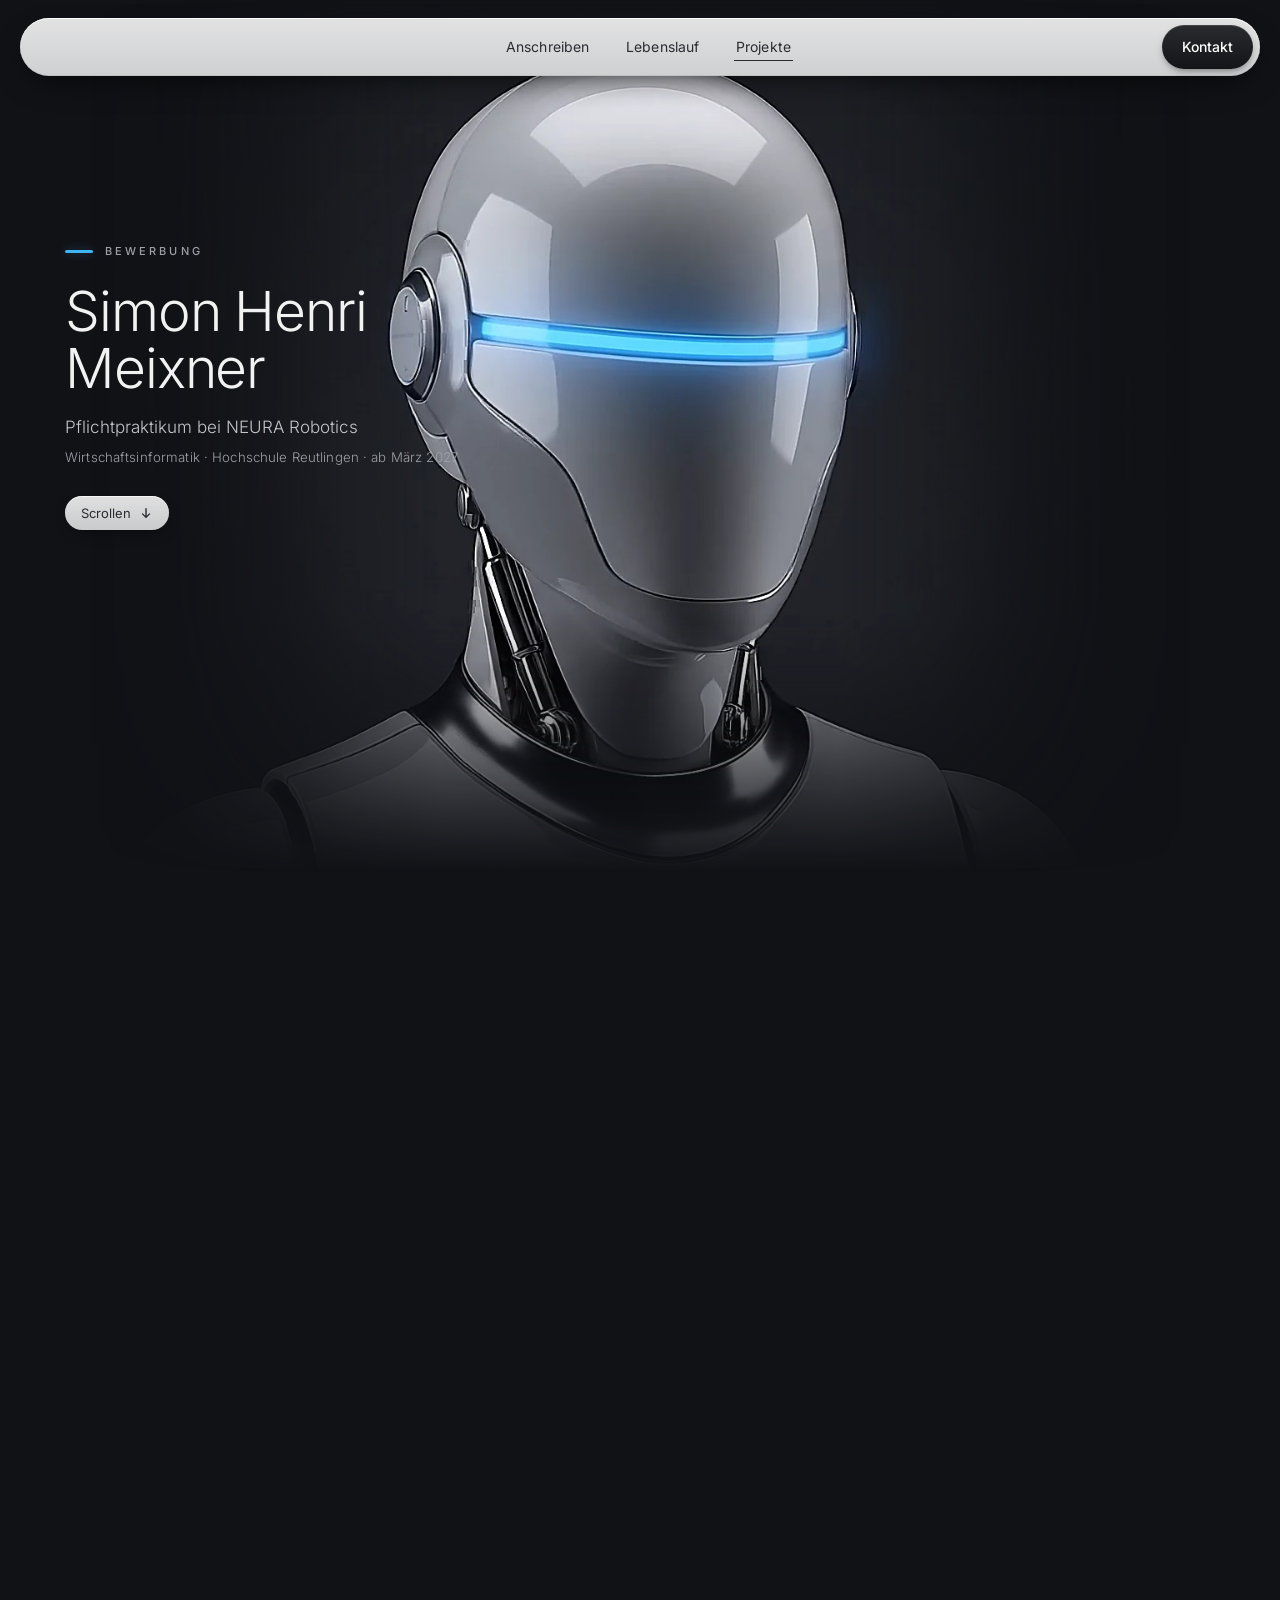
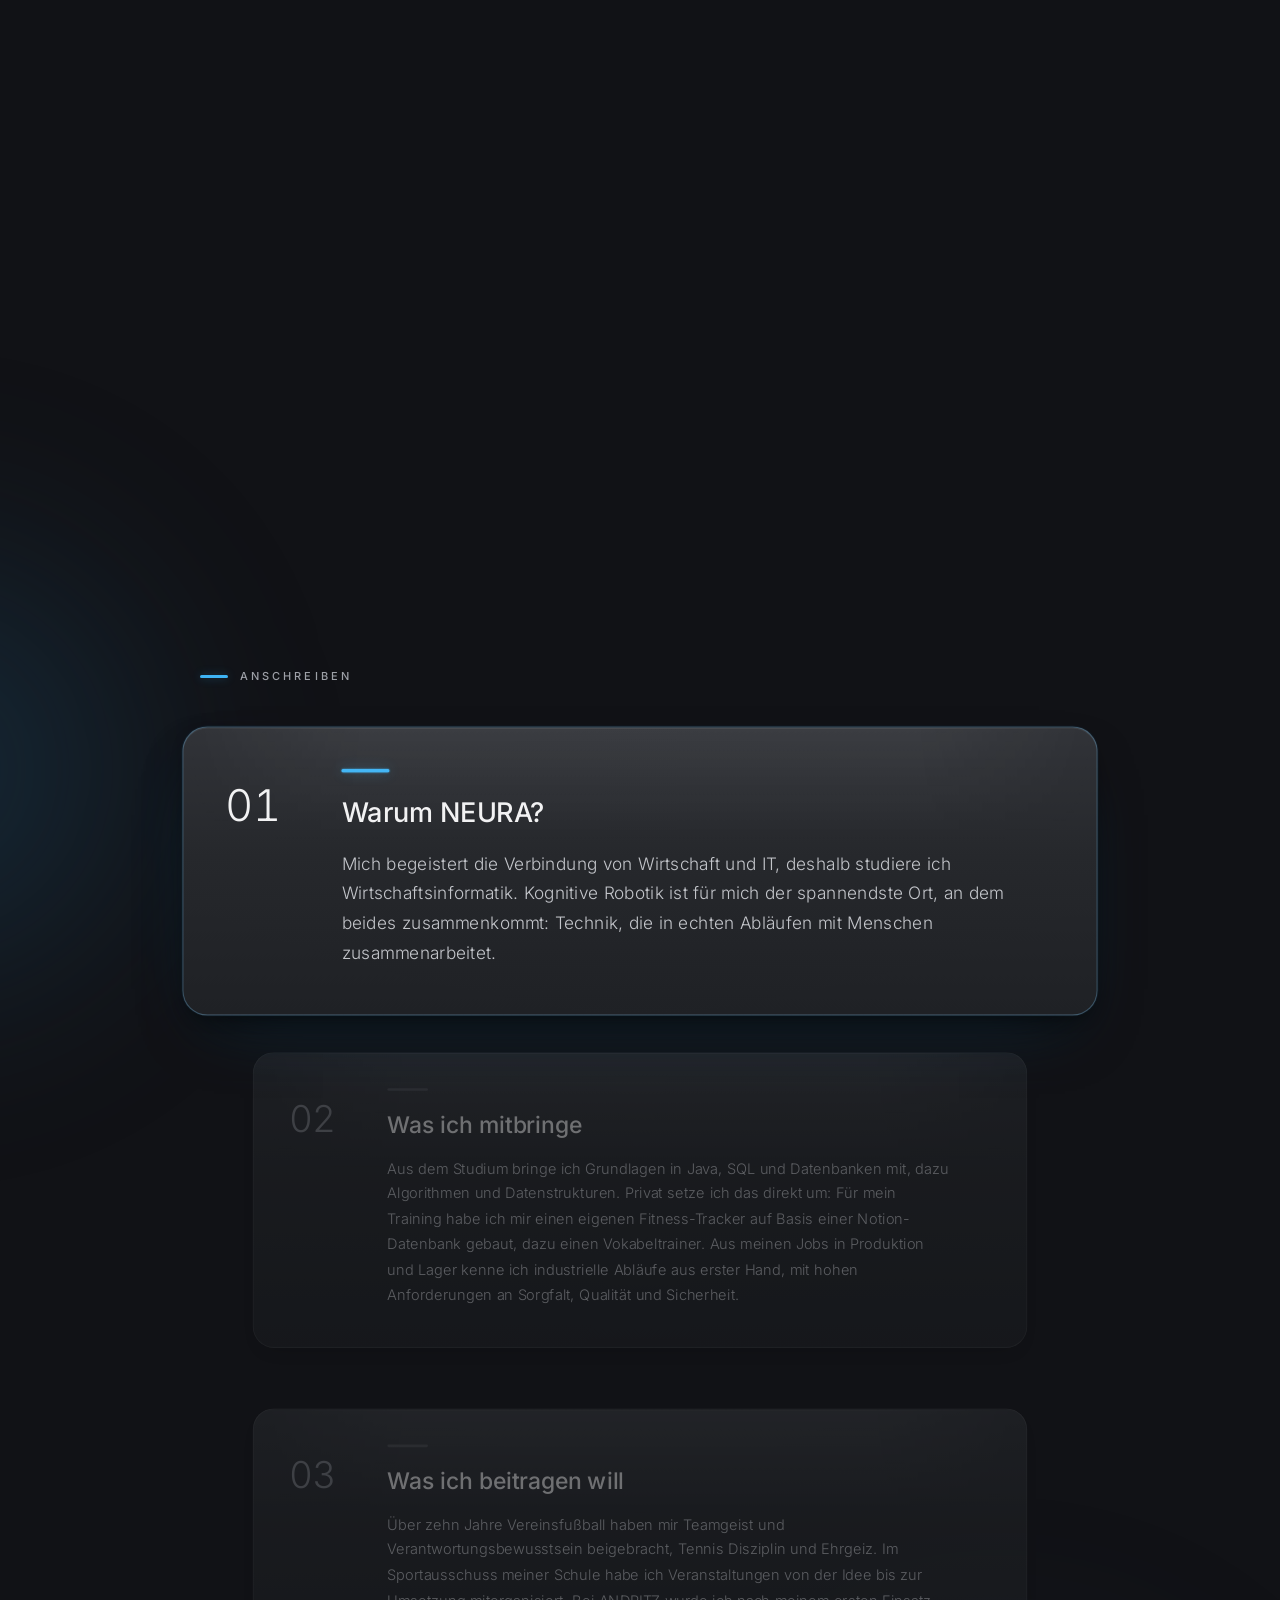
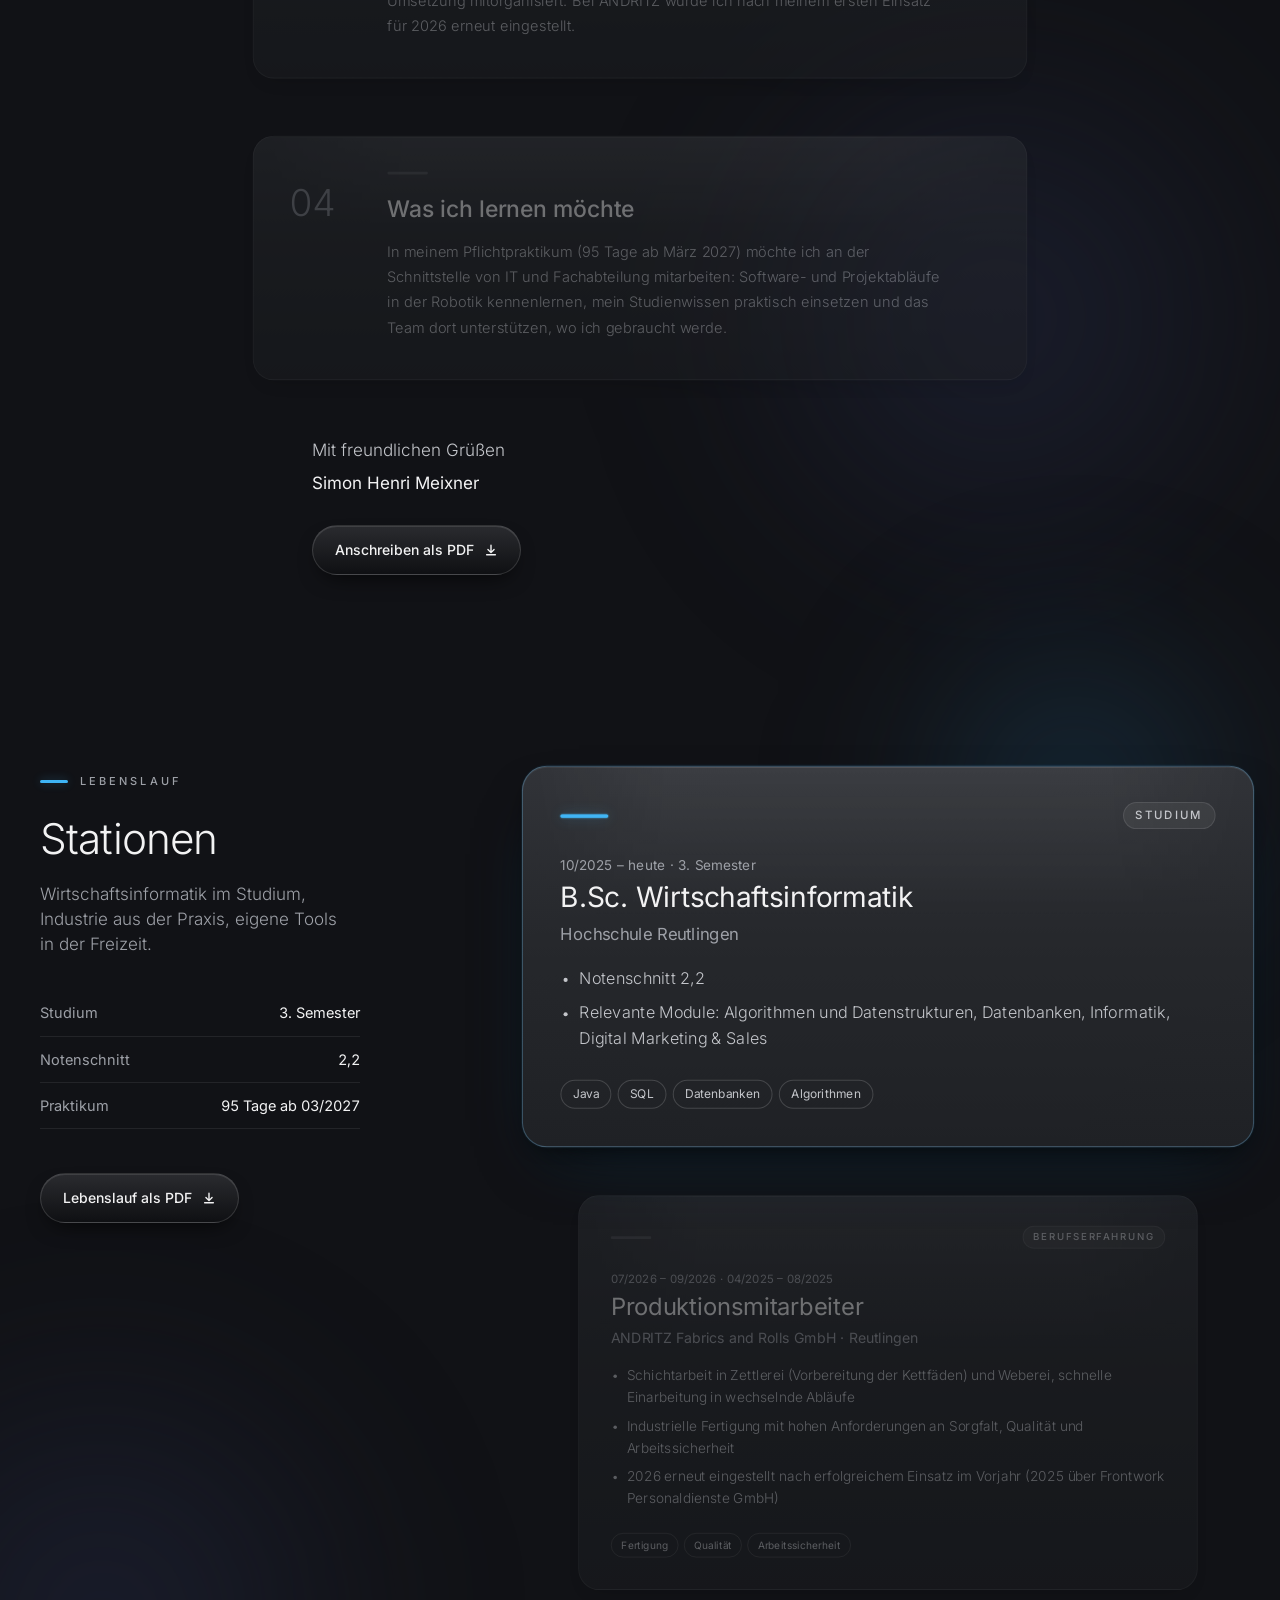
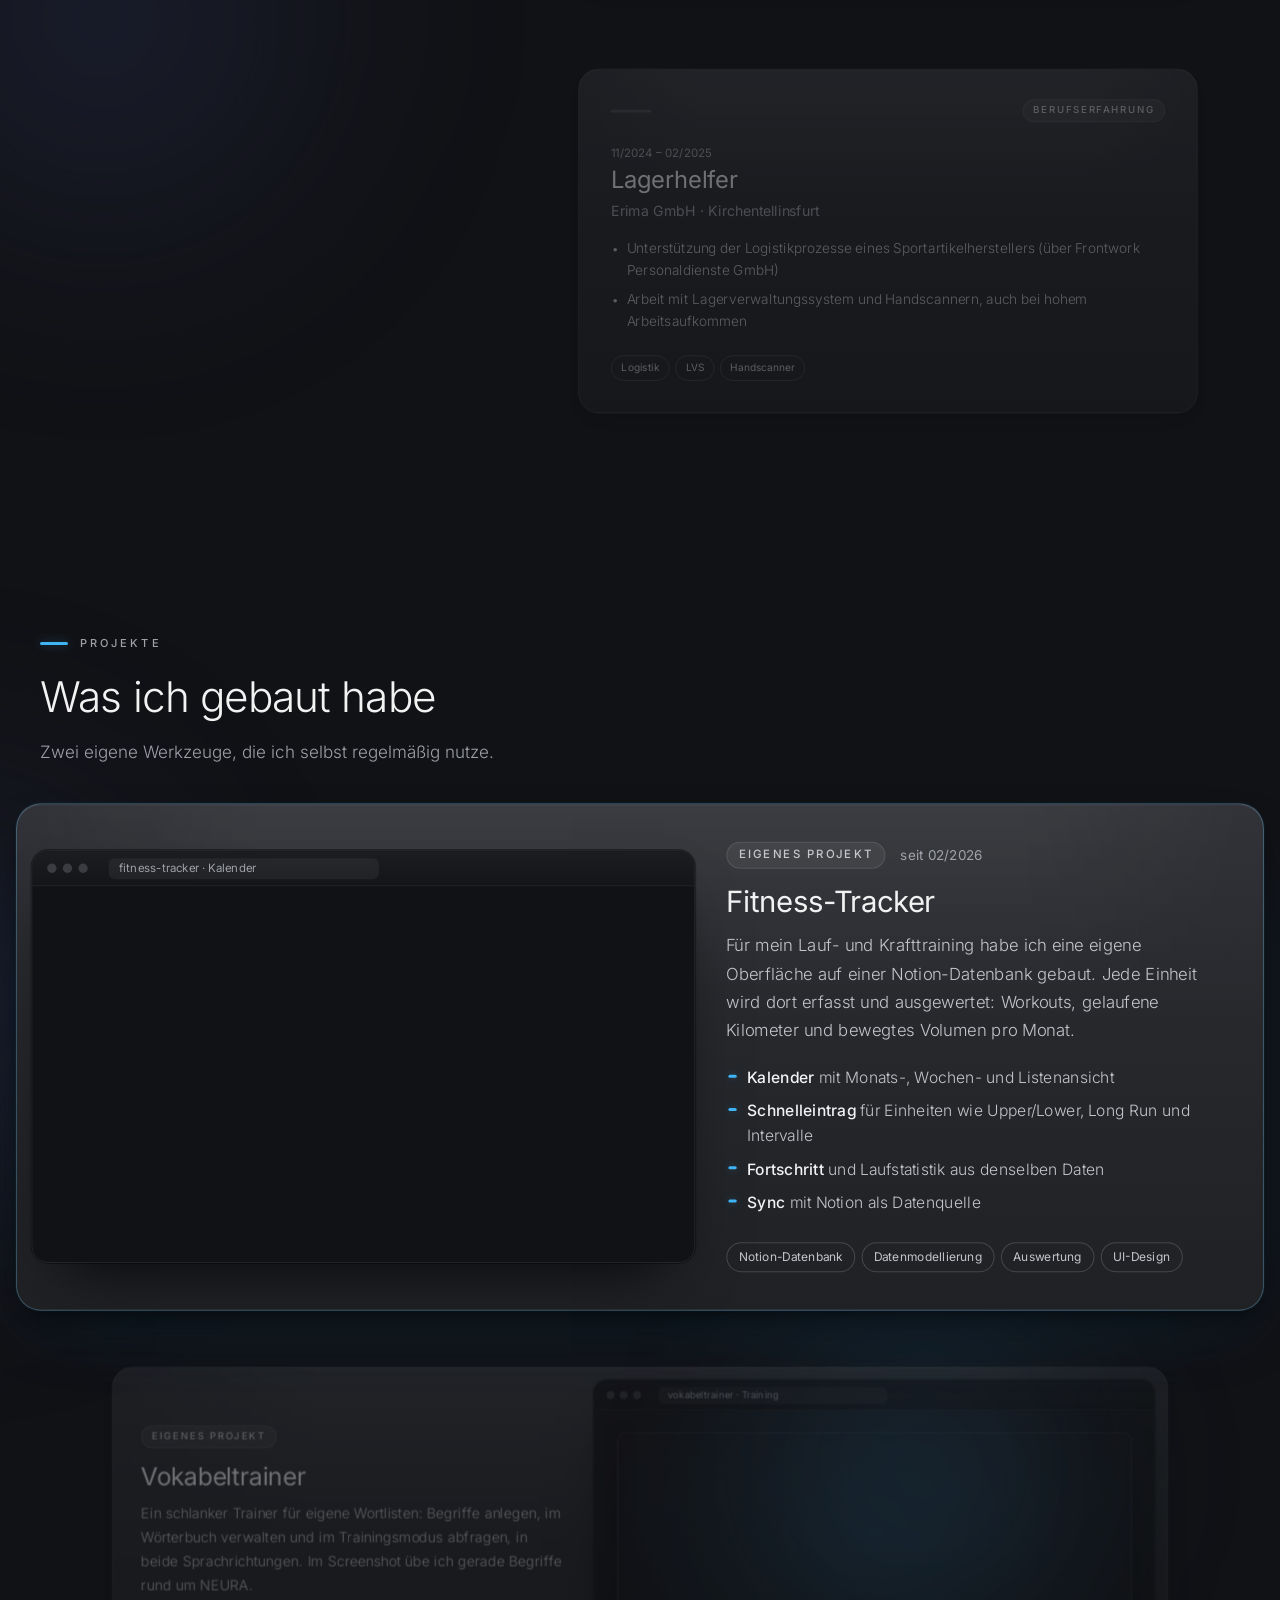
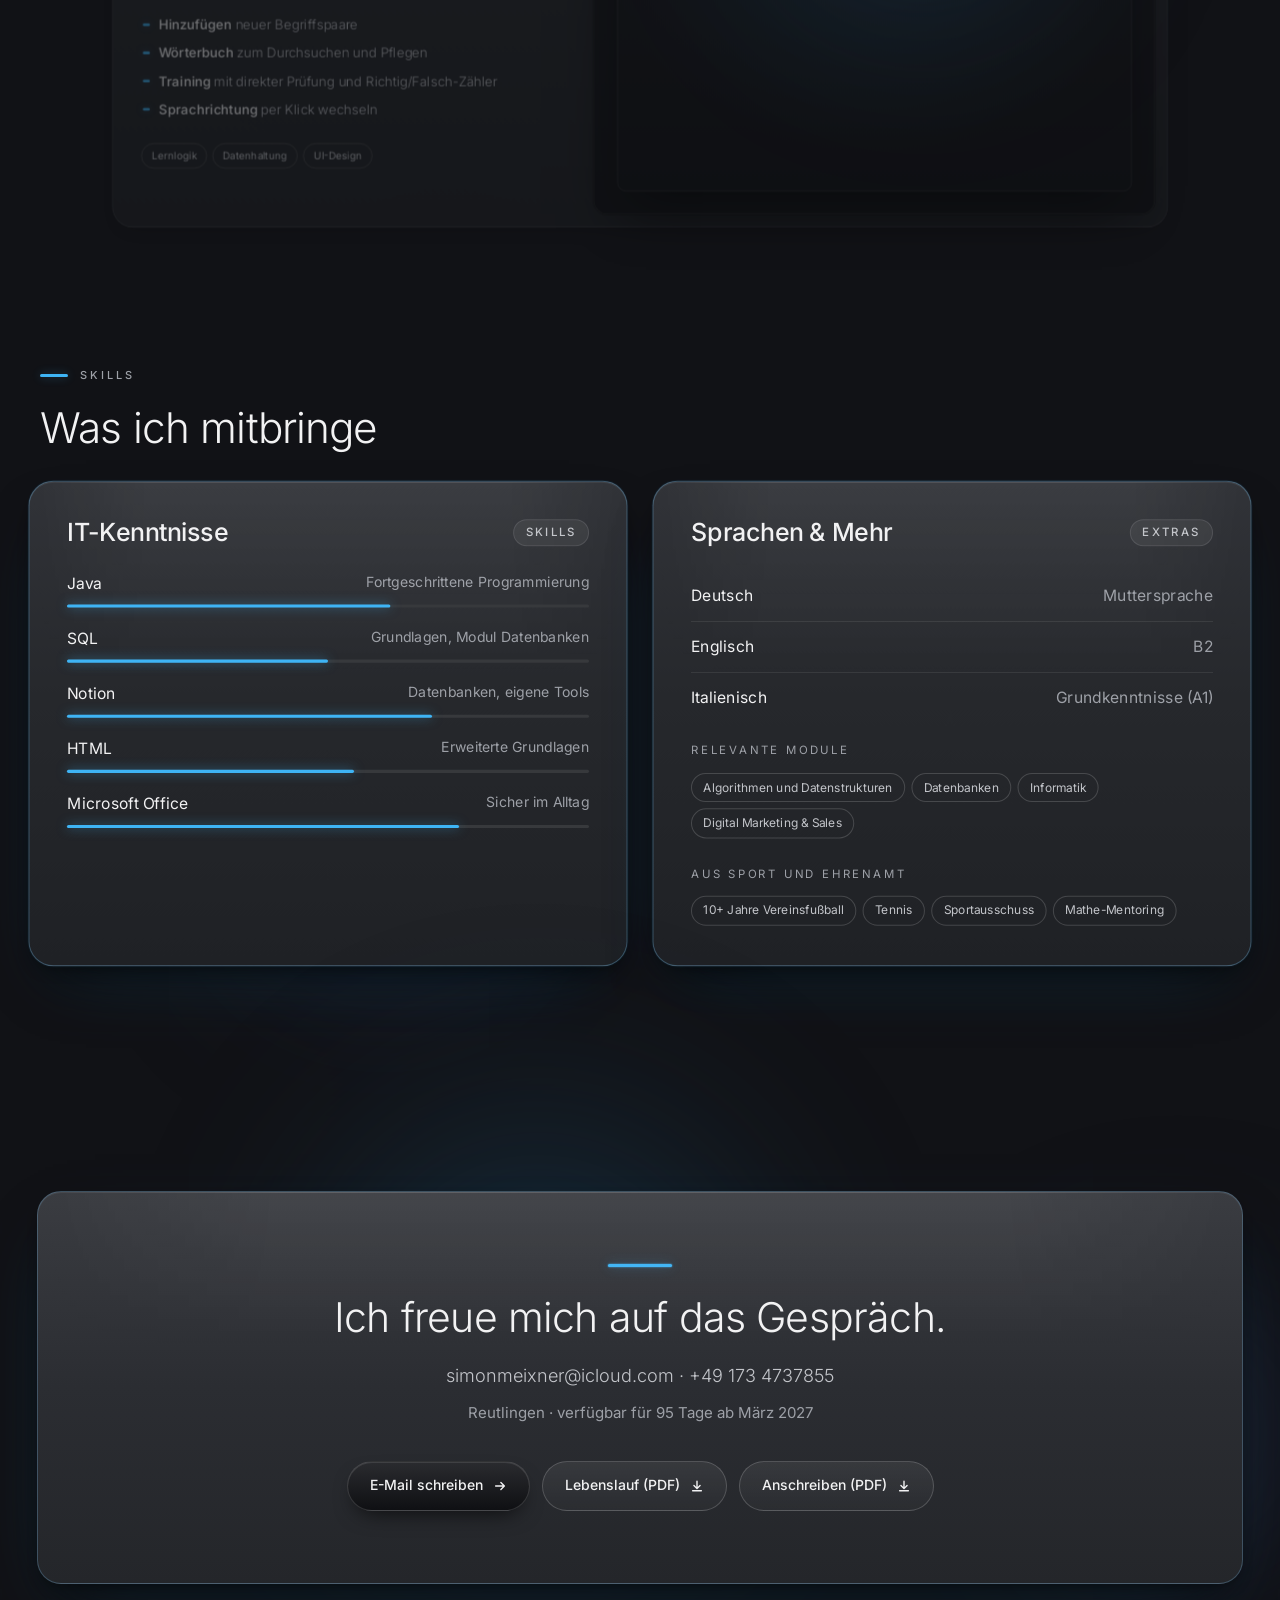
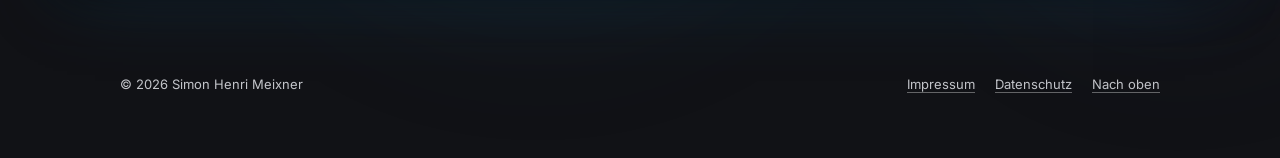
<file: index.html>
<!doctype html>
<html lang="de">
<head>
  <meta charset="utf-8">
  <meta name="viewport" content="width=device-width, initial-scale=1">
  <title>Simon Henri Meixner – Bewerbung</title>
  <meta name="description" content="Simon Henri Meixner, Wirtschaftsinformatik-Student an der Hochschule Reutlingen: Bewerbung um ein Pflichtpraktikum bei NEURA Robotics ab März 2027.">
  <meta name="theme-color" content="#111216">
  <link rel="preload" href="assets/fonts/inter-latin.woff2" as="font" type="font/woff2" crossorigin>
  <link rel="preload" as="image" href="assets/hero/f000.webp">
  <link rel="stylesheet" href="styles.css">
</head>
<body>
  <svg width="0" height="0" style="position:absolute" aria-hidden="true">
    <symbol id="i-down" viewBox="0 0 16 16"><path d="M8 3v10M4 9l4 4 4-4" fill="none" stroke="currentColor" stroke-width="1.6" stroke-linecap="round" stroke-linejoin="round"/></symbol>
    <symbol id="i-download" viewBox="0 0 16 16"><path d="M8 2.5v8M4.5 7.5 8 11l3.5-3.5M3 13.5h10" fill="none" stroke="currentColor" stroke-width="1.6" stroke-linecap="round" stroke-linejoin="round"/></symbol>
    <symbol id="i-expand" viewBox="0 0 16 16"><path d="M9.5 2.5h4v4M6.5 13.5h-4v-4M13.5 2.5 9 7M2.5 13.5 7 9" fill="none" stroke="currentColor" stroke-width="1.6" stroke-linecap="round" stroke-linejoin="round"/></symbol>
    <symbol id="i-close" viewBox="0 0 16 16"><path d="m4 4 8 8M12 4l-8 8" fill="none" stroke="currentColor" stroke-width="1.6" stroke-linecap="round"/></symbol>
    <symbol id="i-right" viewBox="0 0 16 16"><path d="M3 8h10M9 4l4 4-4 4" fill="none" stroke="currentColor" stroke-width="1.6" stroke-linecap="round" stroke-linejoin="round"/></symbol>
  </svg>

  <a class="skip" href="#anschreiben">Zum Inhalt springen</a>

  <header class="nav">
    <nav class="nav__pill" aria-label="Hauptnavigation">
      <ul class="nav__links">
        <li><a href="#anschreiben">Anschreiben</a></li>
        <li><a href="#lebenslauf">Lebenslauf</a></li>
        <li><a href="#projekte">Projekte</a></li>
      </ul>
      <a class="nav__cta" href="#kontakt">Kontakt</a>
    </nav>
  </header>

  <main>
    <!-- Hero: der Kopf dreht sich beim Scrollen von Seite 1 zu Seite 2 -->
    <section class="stage" id="start" aria-label="Einleitung">
      <div class="stage__pin">
        <div class="stage__robot" aria-hidden="true">
          <canvas class="stage__canvas" width="1320" height="1080"></canvas>
        </div>

        <div class="stage__copy stage__copy--intro">
          <p class="eyebrow">Bewerbung</p>
          <h1 class="display">Simon Henri<br>Meixner</h1>
          <p class="lede">Pflichtpraktikum bei NEURA Robotics<br><span class="muted">Wirtschaftsinformatik · Hochschule Reutlingen · ab März 2027</span></p>
          <a class="chip-btn" href="#warum" data-scroll-to="end">Scrollen <svg class="ic"><use href="#i-down"/></svg></a>
        </div>

        <div class="stage__copy stage__copy--chapter" id="warum">
          <p class="eyebrow">Kapitel 01</p>
          <h2 class="display display--xl">Warum ich?</h2>
          <p class="lede lede--body">Weil ich nach dem Studium nicht nur über Robotik lesen will, sondern sehen möchte, wie sie entsteht</p>
        </div>
      </div>
    </section>

    <!-- Anschreiben -->
    <section class="section letter" id="anschreiben" aria-labelledby="letter-h">
      <div class="glow glow--teal" style="--x:-6%;--y:12%"></div>
      <div class="glow glow--navy" style="--x:78%;--y:78%"></div>
      <div class="letter__inner">
        <p class="eyebrow" id="letter-h">Anschreiben</p>
        <ol class="letter__list" data-focus-group>
          <li class="card point is-active">
            <span class="point__num">01</span>
            <div class="point__body">
              <span class="bar" aria-hidden="true"></span>
              <h3 class="point__title">Warum NEURA?</h3>
              <p>Mich begeistert die Verbindung von Wirtschaft und IT, deshalb studiere ich Wirtschaftsinformatik. Kognitive Robotik ist für mich der spannendste Ort, an dem beides zusammenkommt: Technik, die in echten Abläufen mit Menschen zusammenarbeitet.</p>
            </div>
          </li>
          <li class="card point">
            <span class="point__num">02</span>
            <div class="point__body">
              <span class="bar" aria-hidden="true"></span>
              <h3 class="point__title">Was ich mitbringe</h3>
              <p>Aus dem Studium bringe ich Grundlagen in Java, SQL und Datenbanken mit, dazu Algorithmen und Datenstrukturen. Privat setze ich das direkt um: Für mein Training habe ich mir einen eigenen Fitness-Tracker auf Basis einer Notion-Datenbank gebaut, dazu einen Vokabeltrainer. Aus meinen Jobs in Produktion und Lager kenne ich industrielle Abläufe aus erster Hand, mit hohen Anforderungen an Sorgfalt, Qualität und Sicherheit.</p>
            </div>
          </li>
          <li class="card point">
            <span class="point__num">03</span>
            <div class="point__body">
              <span class="bar" aria-hidden="true"></span>
              <h3 class="point__title">Was ich beitragen will</h3>
              <p>Über zehn Jahre Vereinsfußball haben mir Teamgeist und Verantwortungsbewusstsein beigebracht, Tennis Disziplin und Ehrgeiz. Im Sportausschuss meiner Schule habe ich Veranstaltungen von der Idee bis zur Umsetzung mitorganisiert. Bei ANDRITZ wurde ich nach meinem ersten Einsatz für 2026 erneut eingestellt.</p>
            </div>
          </li>
          <li class="card point">
            <span class="point__num">04</span>
            <div class="point__body">
              <span class="bar" aria-hidden="true"></span>
              <h3 class="point__title">Was ich lernen möchte</h3>
              <p>In meinem Pflichtpraktikum (95 Tage ab März 2027) möchte ich an der Schnittstelle von IT und Fachabteilung mitarbeiten: Software- und Projektabläufe in der Robotik kennenlernen, mein Studienwissen praktisch einsetzen und das Team dort unterstützen, wo ich gebraucht werde.</p>
            </div>
          </li>
        </ol>
        <p class="letter__sign">Mit freundlichen Grüßen<br><span class="letter__name">Simon Henri Meixner</span></p>
        <a class="btn btn--dark letter__download" href="assets/docs/Anschreiben_Simon_Meixner.pdf" target="_blank" rel="noopener">Anschreiben als PDF <svg class="ic"><use href="#i-download"/></svg></a>
      </div>
    </section>

    <!-- Lebenslauf -->
    <section class="section cv" id="lebenslauf" aria-labelledby="cv-h">
      <div class="glow glow--navy" style="--x:8%;--y:62%"></div>
      <div class="glow glow--teal glow--sm" style="--x:84%;--y:6%"></div>
      <div class="cv__inner">
        <div class="cv__intro">
          <p class="eyebrow">Lebenslauf</p>
          <h2 class="display display--lg" id="cv-h">Stationen</h2>
          <p class="lede lede--muted">Wirtschaftsinformatik im Studium, Industrie aus der Praxis, eigene Tools in der Freizeit.</p>
          <dl class="facts">
            <div><dt>Studium</dt><dd>3. Semester</dd></div>
            <div><dt>Notenschnitt</dt><dd>2,2</dd></div>
            <div><dt>Praktikum</dt><dd>95 Tage ab 03/2027</dd></div>
          </dl>
          <a class="btn btn--dark" href="assets/docs/Lebenslauf_Simon_Meixner.pdf" target="_blank" rel="noopener">Lebenslauf als PDF <svg class="ic"><use href="#i-download"/></svg></a>
        </div>
        <ol class="cv__list" data-focus-group>
          <li class="card station is-active">
            <div class="station__head"><span class="bar" aria-hidden="true"></span><span class="tag">Studium</span></div>
            <p class="station__date">10/2025 – heute · 3. Semester</p>
            <h3 class="station__title">B.Sc. Wirtschaftsinformatik</h3>
            <p class="station__org">Hochschule Reutlingen</p>
            <ul class="station__points">
              <li>Notenschnitt 2,2</li>
              <li>Relevante Module: Algorithmen und Datenstrukturen, Datenbanken, Informatik, Digital Marketing &amp; Sales</li>
            </ul>
            <ul class="chips"><li>Java</li><li>SQL</li><li>Datenbanken</li><li>Algorithmen</li></ul>
          </li>
          <li class="card station">
            <div class="station__head"><span class="bar" aria-hidden="true"></span><span class="tag">Berufserfahrung</span></div>
            <p class="station__date">07/2026 – 09/2026 · 04/2025 – 08/2025</p>
            <h3 class="station__title">Produktionsmitarbeiter</h3>
            <p class="station__org">ANDRITZ Fabrics and Rolls GmbH · Reutlingen</p>
            <ul class="station__points">
              <li>Schichtarbeit in Zettlerei (Vorbereitung der Kettfäden) und Weberei, schnelle Einarbeitung in wechselnde Abläufe</li>
              <li>Industrielle Fertigung mit hohen Anforderungen an Sorgfalt, Qualität und Arbeitssicherheit</li>
              <li>2026 erneut eingestellt nach erfolgreichem Einsatz im Vorjahr (2025 über Frontwork Personaldienste GmbH)</li>
            </ul>
            <ul class="chips"><li>Fertigung</li><li>Qualität</li><li>Arbeitssicherheit</li></ul>
          </li>
          <li class="card station">
            <div class="station__head"><span class="bar" aria-hidden="true"></span><span class="tag">Berufserfahrung</span></div>
            <p class="station__date">11/2024 – 02/2025</p>
            <h3 class="station__title">Lagerhelfer</h3>
            <p class="station__org">Erima GmbH · Kirchentellinsfurt</p>
            <ul class="station__points">
              <li>Unterstützung der Logistikprozesse eines Sportartikelherstellers (über Frontwork Personaldienste GmbH)</li>
              <li>Arbeit mit Lagerverwaltungssystem und Handscannern, auch bei hohem Arbeitsaufkommen</li>
            </ul>
            <ul class="chips"><li>Logistik</li><li>LVS</li><li>Handscanner</li></ul>
          </li>
        </ol>
      </div>
    </section>

    <!-- Projekte & Skills -->
    <section class="section work" id="projekte" aria-labelledby="work-h">
      <div class="glow glow--navy" style="--x:-4%;--y:20%"></div>
      <div class="glow glow--teal glow--sm" style="--x:72%;--y:42%"></div>
      <div class="glow glow--navy glow--sm" style="--x:30%;--y:88%"></div>
      <div class="work__inner">
        <p class="eyebrow">Projekte</p>
        <h2 class="display display--lg" id="work-h">Was ich gebaut habe</h2>
        <p class="lede lede--muted work__lede">Zwei eigene Werkzeuge, die ich selbst regelmäßig nutze.</p>

        <div class="showcase" data-focus-group>
          <article class="card project is-active">
            <button class="shot" type="button" data-zoom="assets/projects/workout-tracker.webp" aria-label="Screenshot Fitness-Tracker vergrößern">
              <span class="shot__chrome" aria-hidden="true"><i></i><i></i><i></i><span class="shot__url">fitness-tracker · Kalender</span></span>
              <span class="shot__frame"><img src="assets/projects/workout-tracker.webp" width="1610" height="914" loading="lazy" decoding="async" alt="Fitness-Tracker: Kalenderansicht November 2026 mit Workouts, Laufkilometern und Trainingsvolumen"></span>
              <span class="shot__zoom" aria-hidden="true"><svg class="ic"><use href="#i-expand"/></svg></span>
            </button>
            <div class="project__body">
              <div class="project__meta"><span class="tag">Eigenes Projekt</span><span class="project__date">seit 02/2026</span></div>
              <h3 class="project__title">Fitness-Tracker</h3>
              <p class="project__text">Für mein Lauf- und Krafttraining habe ich eine eigene Oberfläche auf einer Notion-Datenbank gebaut. Jede Einheit wird dort erfasst und ausgewertet: Workouts, gelaufene Kilometer und bewegtes Volumen pro Monat.</p>
              <ul class="features">
                <li><b>Kalender</b> mit Monats-, Wochen- und Listenansicht</li>
                <li><b>Schnelleintrag</b> für Einheiten wie Upper/Lower, Long Run und Intervalle</li>
                <li><b>Fortschritt</b> und Laufstatistik aus denselben Daten</li>
                <li><b>Sync</b> mit Notion als Datenquelle</li>
              </ul>
              <ul class="chips"><li>Notion-Datenbank</li><li>Datenmodellierung</li><li>Auswertung</li><li>UI-Design</li></ul>
            </div>
          </article>

          <article class="card project project--flip">
            <button class="shot shot--small" type="button" data-zoom="assets/projects/vocab-trainer.webp" aria-label="Screenshot Vokabeltrainer vergrößern">
              <span class="shot__chrome" aria-hidden="true"><i></i><i></i><i></i><span class="shot__url">vokabeltrainer · Training</span></span>
              <span class="shot__frame"><img src="assets/projects/vocab-trainer.webp" width="636" height="442" loading="lazy" decoding="async" alt="Vokabeltrainer im Trainingsmodus: 4NE1 wird auf Englisch abgefragt, Antwort richtig"></span>
              <span class="shot__zoom" aria-hidden="true"><svg class="ic"><use href="#i-expand"/></svg></span>
            </button>
            <div class="project__body">
              <div class="project__meta"><span class="tag">Eigenes Projekt</span></div>
              <h3 class="project__title">Vokabeltrainer</h3>
              <p class="project__text">Ein schlanker Trainer für eigene Wortlisten: Begriffe anlegen, im Wörterbuch verwalten und im Trainingsmodus abfragen, in beide Sprachrichtungen. Im Screenshot übe ich gerade Begriffe rund um NEURA.</p>
              <ul class="features">
                <li><b>Hinzufügen</b> neuer Begriffspaare</li>
                <li><b>Wörterbuch</b> zum Durchsuchen und Pflegen</li>
                <li><b>Training</b> mit direkter Prüfung und Richtig/Falsch-Zähler</li>
                <li><b>Sprachrichtung</b> per Klick wechseln</li>
              </ul>
              <ul class="chips"><li>Lernlogik</li><li>Datenhaltung</li><li>UI-Design</li></ul>
            </div>
          </article>
        </div>

        <div class="skills-head">
          <p class="eyebrow">Skills</p>
          <h2 class="display display--lg">Was ich mitbringe</h2>
        </div>
        <div class="work__grid" data-focus-group>
          <article class="card panel">
            <div class="panel__head"><h3>IT-Kenntnisse</h3><span class="tag">Skills</span></div>
            <ul class="skills">
              <li style="--lvl:.62"><span>Java</span><span class="muted">Fortgeschrittene Programmierung</span><i class="skills__bar" aria-hidden="true"></i></li>
              <li style="--lvl:.5"><span>SQL</span><span class="muted">Grundlagen, Modul Datenbanken</span><i class="skills__bar" aria-hidden="true"></i></li>
              <li style="--lvl:.7"><span>Notion</span><span class="muted">Datenbanken, eigene Tools</span><i class="skills__bar" aria-hidden="true"></i></li>
              <li style="--lvl:.55"><span>HTML</span><span class="muted">Erweiterte Grundlagen</span><i class="skills__bar" aria-hidden="true"></i></li>
              <li style="--lvl:.75"><span>Microsoft Office</span><span class="muted">Sicher im Alltag</span><i class="skills__bar" aria-hidden="true"></i></li>
            </ul>
          </article>
          <article class="card panel">
            <div class="panel__head"><h3>Sprachen &amp; Mehr</h3><span class="tag">Extras</span></div>
            <dl class="rows">
              <div><dt>Deutsch</dt><dd>Muttersprache</dd></div>
              <div><dt>Englisch</dt><dd>B2</dd></div>
              <div><dt>Italienisch</dt><dd>Grundkenntnisse (A1)</dd></div>
            </dl>
            <p class="panel__label">Relevante Module</p>
            <ul class="chips"><li>Algorithmen und Datenstrukturen</li><li>Datenbanken</li><li>Informatik</li><li>Digital Marketing &amp; Sales</li></ul>
            <p class="panel__label">Aus Sport und Ehrenamt</p>
            <ul class="chips"><li>10+ Jahre Vereinsfußball</li><li>Tennis</li><li>Sportausschuss</li><li>Mathe-Mentoring</li></ul>
          </article>
        </div>
      </div>
    </section>

    <!-- Kontakt -->
    <section class="section contact" id="kontakt" aria-labelledby="contact-h">
      <div class="glow glow--teal" style="--x:42%;--y:40%"></div>
      <div class="glow glow--navy glow--sm" style="--x:92%;--y:60%"></div>
      <div class="card contact__card">
        <span class="bar bar--center" aria-hidden="true"></span>
        <h2 class="contact__title" id="contact-h">Ich freue mich auf das Gespräch.</h2>
        <p class="contact__line"><a href="mailto:simonmeixner@icloud.com">simonmeixner@icloud.com</a> · <a href="tel:+491734737855">+49 173 4737855</a></p>
        <p class="contact__sub">Reutlingen · verfügbar für 95 Tage ab März 2027</p>
        <div class="contact__actions">
          <a class="btn btn--dark" href="mailto:simonmeixner@icloud.com?subject=Pflichtpraktikum%20bei%20NEURA%20Robotics">E-Mail schreiben <svg class="ic"><use href="#i-right"/></svg></a>
          <a class="btn btn--ghost" href="assets/docs/Lebenslauf_Simon_Meixner.pdf" target="_blank" rel="noopener">Lebenslauf (PDF) <svg class="ic"><use href="#i-download"/></svg></a>
          <a class="btn btn--ghost" href="assets/docs/Anschreiben_Simon_Meixner.pdf" target="_blank" rel="noopener">Anschreiben (PDF) <svg class="ic"><use href="#i-download"/></svg></a>
        </div>
      </div>
    </section>
  </main>

  <footer class="footer">
    <p>© 2026 Simon Henri Meixner</p>
    <p class="footer__links"><a href="impressum.html">Impressum</a><a href="datenschutz.html">Datenschutz</a><a href="#start">Nach oben</a></p>
  </footer>

  <dialog class="lightbox" aria-label="Screenshot">
    <button class="lightbox__close" type="button" aria-label="Schließen"><svg class="ic"><use href="#i-close"/></svg></button>
    <img alt="">
  </dialog>

  <script src="main.js"></script>
</body>
</html>
</file>
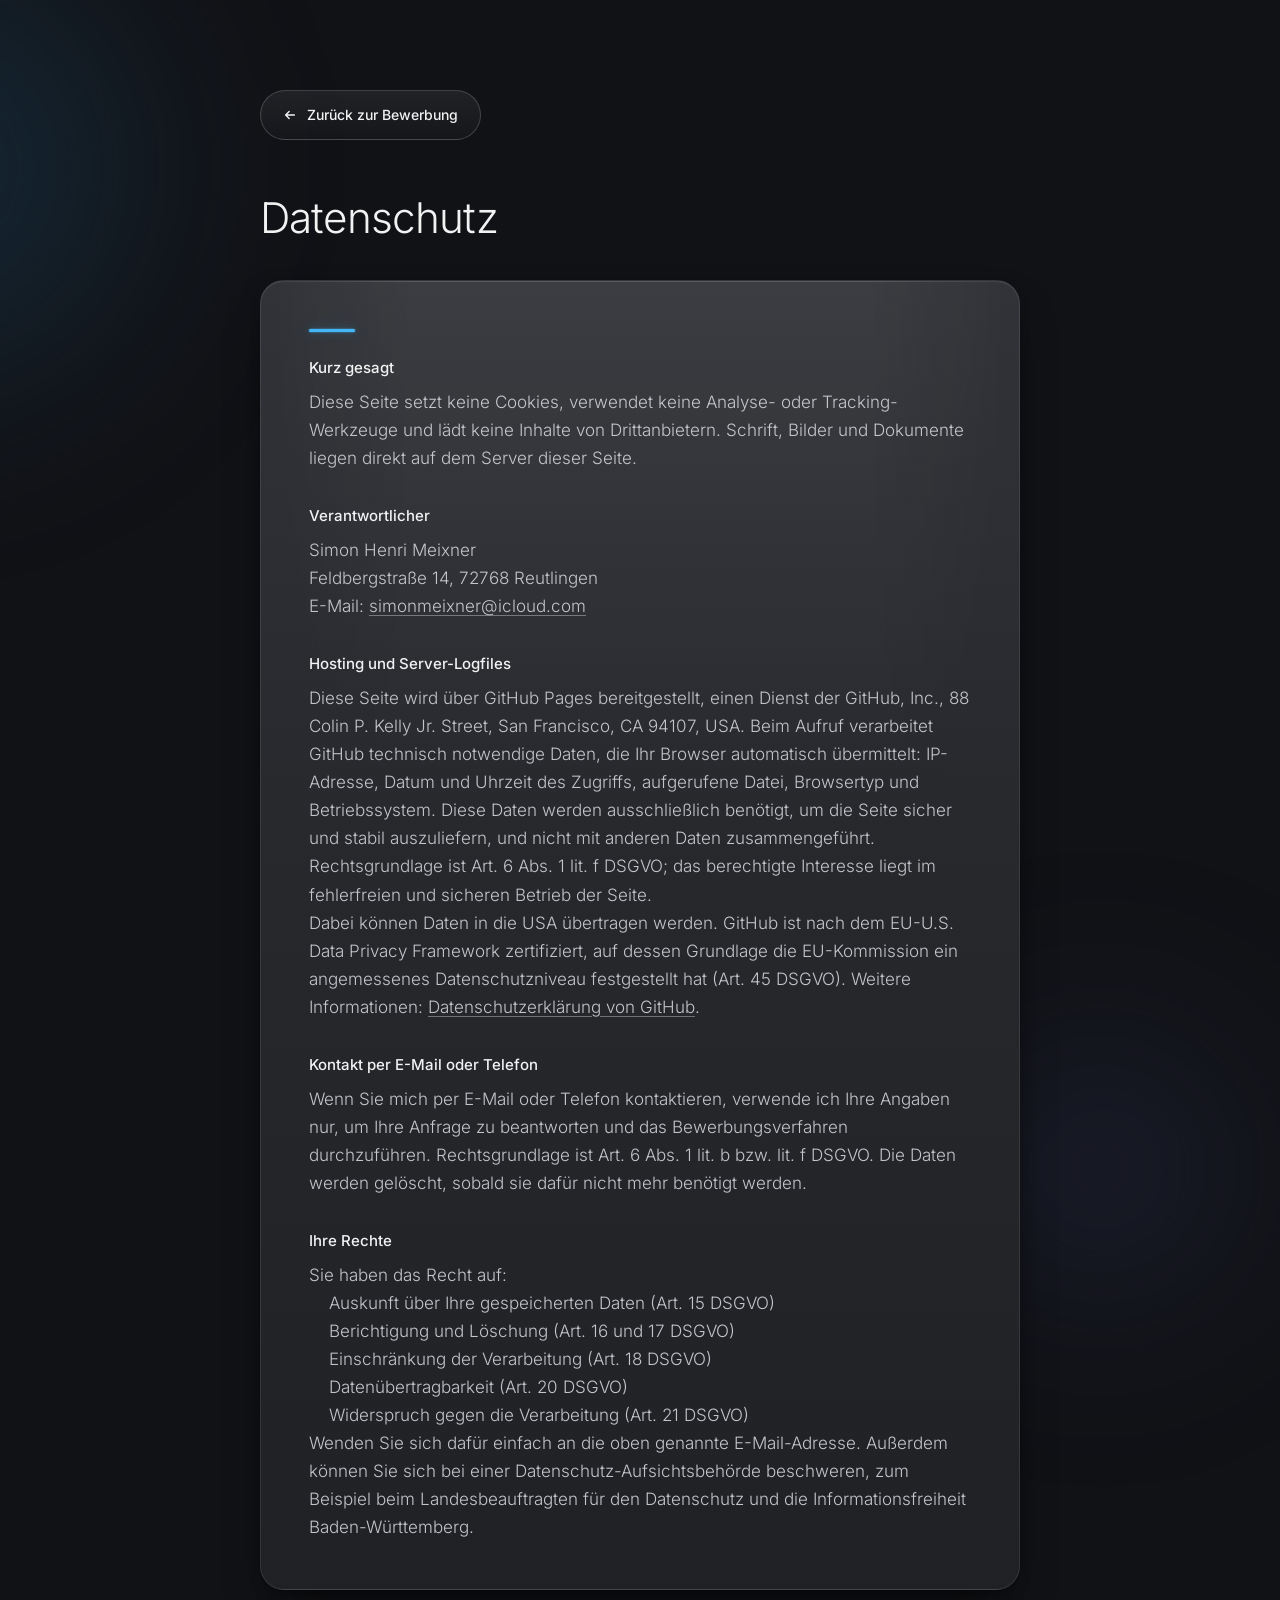
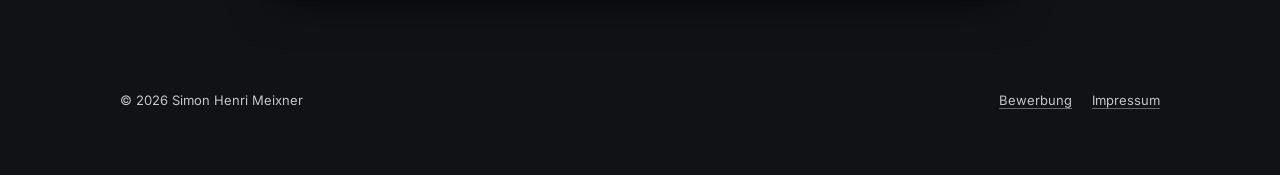
<file: datenschutz.html>
<!doctype html>
<html lang="de">
<head>
  <meta charset="utf-8">
  <meta name="viewport" content="width=device-width, initial-scale=1">
  <title>Datenschutz – Simon Henri Meixner</title>
  <meta name="robots" content="noindex">
  <meta name="theme-color" content="#111216">
  <link rel="preload" href="assets/fonts/inter-latin.woff2" as="font" type="font/woff2" crossorigin>
  <link rel="stylesheet" href="styles.css">
</head>
<body>
  <svg width="0" height="0" style="position:absolute" aria-hidden="true">
    <symbol id="i-left" viewBox="0 0 16 16"><path d="M13 8H3M7 4 3 8l4 4" fill="none" stroke="currentColor" stroke-width="1.6" stroke-linecap="round" stroke-linejoin="round"/></symbol>
  </svg>

  <main class="section legal">
    <div class="glow glow--teal" style="--x:-6%;--y:10%"></div>
    <div class="glow glow--navy glow--sm" style="--x:86%;--y:70%"></div>
    <div class="legal__inner">
      <a class="btn btn--ghost" href="index.html"><svg class="ic"><use href="#i-left"/></svg> Zurück zur Bewerbung</a>
      <h1 class="display display--lg">Datenschutz</h1>

      <article class="card legal__card">
        <span class="bar" aria-hidden="true"></span>
        <h2>Kurz gesagt</h2>
        <p>Diese Seite setzt keine Cookies, verwendet keine Analyse- oder Tracking-Werkzeuge und lädt keine Inhalte von Drittanbietern. Schrift, Bilder und Dokumente liegen direkt auf dem Server dieser Seite.</p>

        <h2>Verantwortlicher</h2>
        <p>Simon Henri Meixner<br>Feldbergstraße 14, 72768 Reutlingen<br>E-Mail: <a href="mailto:simonmeixner@icloud.com">simonmeixner@icloud.com</a></p>

        <h2>Hosting und Server-Logfiles</h2>
        <p>Diese Seite wird über GitHub Pages bereitgestellt, einen Dienst der GitHub, Inc., 88 Colin P. Kelly Jr. Street, San Francisco, CA 94107, USA. Beim Aufruf verarbeitet GitHub technisch notwendige Daten, die Ihr Browser automatisch übermittelt: IP-Adresse, Datum und Uhrzeit des Zugriffs, aufgerufene Datei, Browsertyp und Betriebssystem. Diese Daten werden ausschließlich benötigt, um die Seite sicher und stabil auszuliefern, und nicht mit anderen Daten zusammengeführt. Rechtsgrundlage ist Art. 6 Abs. 1 lit. f DSGVO; das berechtigte Interesse liegt im fehlerfreien und sicheren Betrieb der Seite.</p>
        <p>Dabei können Daten in die USA übertragen werden. GitHub ist nach dem EU-U.S. Data Privacy Framework zertifiziert, auf dessen Grundlage die EU-Kommission ein angemessenes Datenschutzniveau festgestellt hat (Art. 45 DSGVO). Weitere Informationen: <a href="https://docs.github.com/de/site-policy/privacy-policies/github-general-privacy-statement" target="_blank" rel="noopener">Datenschutzerklärung von GitHub</a>.</p>

        <h2>Kontakt per E-Mail oder Telefon</h2>
        <p>Wenn Sie mich per E-Mail oder Telefon kontaktieren, verwende ich Ihre Angaben nur, um Ihre Anfrage zu beantworten und das Bewerbungsverfahren durchzuführen. Rechtsgrundlage ist Art. 6 Abs. 1 lit. b bzw. lit. f DSGVO. Die Daten werden gelöscht, sobald sie dafür nicht mehr benötigt werden.</p>

        <h2>Ihre Rechte</h2>
        <p>Sie haben das Recht auf:</p>
        <ul>
          <li>Auskunft über Ihre gespeicherten Daten (Art. 15 DSGVO)</li>
          <li>Berichtigung und Löschung (Art. 16 und 17 DSGVO)</li>
          <li>Einschränkung der Verarbeitung (Art. 18 DSGVO)</li>
          <li>Datenübertragbarkeit (Art. 20 DSGVO)</li>
          <li>Widerspruch gegen die Verarbeitung (Art. 21 DSGVO)</li>
        </ul>
        <p>Wenden Sie sich dafür einfach an die oben genannte E-Mail-Adresse. Außerdem können Sie sich bei einer Datenschutz-Aufsichtsbehörde beschweren, zum Beispiel beim Landesbeauftragten für den Datenschutz und die Informationsfreiheit Baden-Württemberg.</p>
      </article>
    </div>
  </main>

  <footer class="footer">
    <p>© 2026 Simon Henri Meixner</p>
    <p class="footer__links"><a href="index.html">Bewerbung</a><a href="impressum.html">Impressum</a></p>
  </footer>
</body>
</html>
</file>
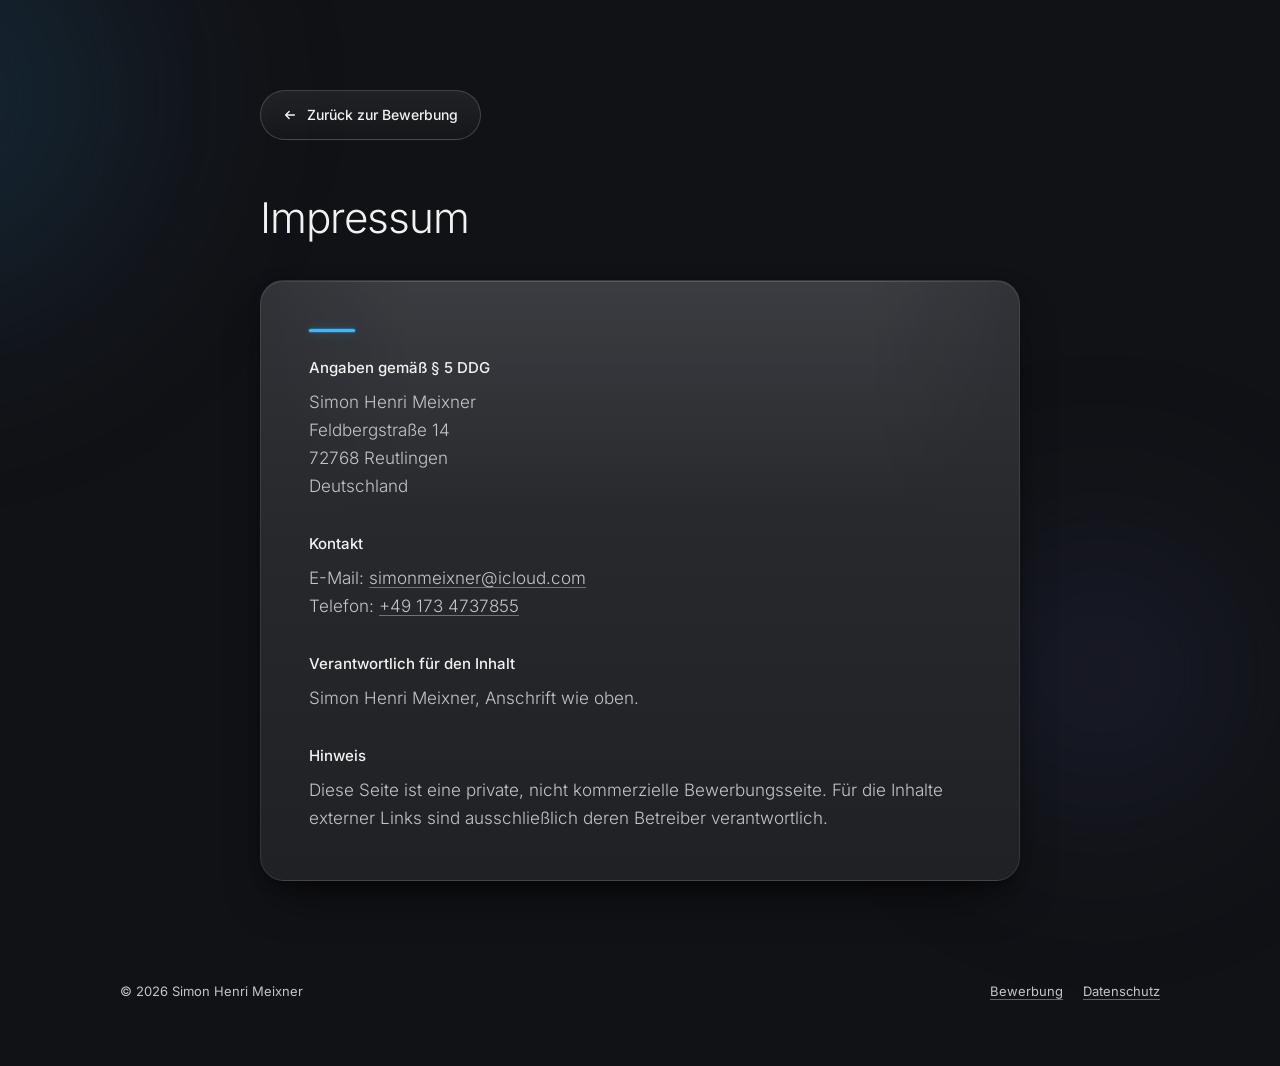
<file: impressum.html>
<!doctype html>
<html lang="de">
<head>
  <meta charset="utf-8">
  <meta name="viewport" content="width=device-width, initial-scale=1">
  <title>Impressum – Simon Henri Meixner</title>
  <meta name="robots" content="noindex">
  <meta name="theme-color" content="#111216">
  <link rel="preload" href="assets/fonts/inter-latin.woff2" as="font" type="font/woff2" crossorigin>
  <link rel="stylesheet" href="styles.css">
</head>
<body>
  <svg width="0" height="0" style="position:absolute" aria-hidden="true">
    <symbol id="i-left" viewBox="0 0 16 16"><path d="M13 8H3M7 4 3 8l4 4" fill="none" stroke="currentColor" stroke-width="1.6" stroke-linecap="round" stroke-linejoin="round"/></symbol>
  </svg>

  <main class="section legal">
    <div class="glow glow--teal" style="--x:-6%;--y:10%"></div>
    <div class="glow glow--navy glow--sm" style="--x:86%;--y:70%"></div>
    <div class="legal__inner">
      <a class="btn btn--ghost" href="index.html"><svg class="ic"><use href="#i-left"/></svg> Zurück zur Bewerbung</a>
      <h1 class="display display--lg">Impressum</h1>

      <article class="card legal__card">
        <span class="bar" aria-hidden="true"></span>
        <h2>Angaben gemäß § 5 DDG</h2>
        <p>Simon Henri Meixner<br>Feldbergstraße 14<br>72768 Reutlingen<br>Deutschland</p>

        <h2>Kontakt</h2>
        <p>E-Mail: <a href="mailto:simonmeixner@icloud.com">simonmeixner@icloud.com</a><br>Telefon: <a href="tel:+491734737855">+49 173 4737855</a></p>

        <h2>Verantwortlich für den Inhalt</h2>
        <p>Simon Henri Meixner, Anschrift wie oben.</p>

        <h2>Hinweis</h2>
        <p>Diese Seite ist eine private, nicht kommerzielle Bewerbungsseite. Für die Inhalte externer Links sind ausschließlich deren Betreiber verantwortlich.</p>
      </article>
    </div>
  </main>

  <footer class="footer">
    <p>© 2026 Simon Henri Meixner</p>
    <p class="footer__links"><a href="index.html">Bewerbung</a><a href="datenschutz.html">Datenschutz</a></p>
  </footer>
</body>
</html>
</file>
<file: styles.css>
/* ------------------------------------------------------------------
   Schrift: Inter, lokal eingebunden (keine Verbindung zu Google)
------------------------------------------------------------------- */
@font-face {
  font-family: "Inter"; font-style: normal; font-weight: 300 600; font-display: swap;
  src: url("assets/fonts/inter-latin-ext.woff2") format("woff2");
  unicode-range: U+0100-02BA, U+02BD-02C5, U+02C7-02CC, U+02CE-02D7, U+02DD-02FF, U+0304, U+0308, U+0329, U+1D00-1DBF, U+1E00-1E9F, U+1EF2-1EFF, U+2020, U+20A0-20AB, U+20AD-20C4, U+2113, U+2C60-2C7F, U+A720-A7FF;
}
@font-face {
  font-family: "Inter"; font-style: normal; font-weight: 300 600; font-display: swap;
  src: url("assets/fonts/inter-latin.woff2") format("woff2");
  unicode-range: U+0000-00FF, U+0131, U+0152-0153, U+02BB-02BC, U+02C6, U+02DA, U+02DC, U+0304, U+0308, U+0329, U+2000-206F, U+20AC, U+2122, U+2191, U+2193, U+2212, U+2215, U+FEFF, U+FFFD;
}

/* ------------------------------------------------------------------
   Tokens (aus der Vorlage abgenommen)
------------------------------------------------------------------- */
:root {
  --bg: #111216;
  --bg-deep: #0e0f12;
  --card-top: #313338;
  --card-bot: #1f2125;
  --card-line: rgba(255, 255, 255, 0.09);
  --card-line-top: rgba(255, 255, 255, 0.14);
  --ink: #f2f2f3;
  --ink-2: #c3c5ca;
  --ink-3: #9da0a7;
  --ink-4: #7e8188;
  --accent: #3eb4f5;
  --accent-soft: rgba(62, 180, 245, 0.32);
  --pill: #d5d5d6;
  --pill-ink: #2b2c30;
  --track: #37393c;

  --r-card: 24px;
  --r-pill: 999px;
  --ease-out: cubic-bezier(0.16, 1, 0.3, 1);
  --font: "Inter", ui-sans-serif, system-ui, sans-serif;

  --shadow-card: 0 1px 0 rgba(255, 255, 255, 0.06) inset, 0 24px 48px -18px rgba(0, 0, 0, 0.7), 0 6px 14px -6px rgba(0, 0, 0, 0.5);

  color-scheme: dark;
}

/* ------------------------------------------------------------------
   Base
------------------------------------------------------------------- */
*, *::before, *::after { box-sizing: border-box; }
html { scroll-behavior: smooth; -webkit-text-size-adjust: 100%; scrollbar-color: #34363b var(--bg); }
@media (prefers-reduced-motion: reduce) {
  html { scroll-behavior: auto; }
  .js [data-focus-group] > .card { transform: none !important; }
}
body {
  margin: 0;
  background: var(--bg);
  color: var(--ink);
  font-family: var(--font);
  font-size: 16px;
  line-height: 1.6;
  -webkit-font-smoothing: antialiased;
  text-rendering: optimizeLegibility;
  overflow-x: clip;
}
::selection { background: rgba(62, 180, 245, 0.35); color: #fff; }
::-webkit-scrollbar { width: 10px; }
::-webkit-scrollbar-track { background: var(--bg); }
::-webkit-scrollbar-thumb { background: #2c2e33; border-radius: 10px; border: 2px solid var(--bg); }
::-webkit-scrollbar-thumb:hover { background: #3b3e44; }
:focus-visible { outline: 2px solid var(--accent); outline-offset: 3px; border-radius: 6px; }
img, canvas, svg { display: block; }
a { color: inherit; text-decoration: none; }
h1, h2, h3, p, ol, ul, dl, dd { margin: 0; }
ol, ul { padding: 0; list-style: none; }
.ic { width: 14px; height: 14px; flex: none; }
.muted { color: var(--ink-3); }

.skip {
  position: fixed; left: 16px; top: -60px; z-index: 100;
  background: var(--accent); color: #04121b; padding: 10px 16px; border-radius: 10px; font-weight: 500;
}
.skip:focus { top: 16px; }

/* ------------------------------------------------------------------
   Typo-Bausteine
------------------------------------------------------------------- */
.eyebrow {
  display: flex; align-items: center; gap: 12px;
  font-size: 11px; font-weight: 500; letter-spacing: 0.28em; text-transform: uppercase;
  color: var(--ink-3);
}
.eyebrow::before {
  content: ""; width: 28px; height: 3px; border-radius: 3px;
  background: var(--accent); box-shadow: 0 0 10px var(--accent-soft);
}
.display {
  font-weight: 300; letter-spacing: -0.02em; line-height: 1.04;
  font-size: clamp(44px, 4.3vw, 82px);
  text-wrap: balance;
}
.display--xl { font-size: clamp(48px, 4.8vw, 92px); }
.display--lg { font-size: clamp(38px, 3.3vw, 62px); }
.lede { font-size: clamp(17px, 1.15vw, 22px); font-weight: 300; color: var(--ink-2); line-height: 1.45; }
.lede--body { font-size: clamp(16px, 1.05vw, 20px); line-height: 1.55; max-width: 44ch; }
.lede--muted { color: var(--ink-3); font-size: 17px; max-width: 27ch; }

/* ------------------------------------------------------------------
   Navigation
------------------------------------------------------------------- */
.nav {
  position: fixed; inset: 18px 0 auto; z-index: 50;
  display: flex; justify-content: center; padding: 0 16px;
  pointer-events: none;
}
.nav__pill {
  pointer-events: auto;
  position: relative;
  width: min(1240px, 100%);
  height: 58px;
  display: flex; align-items: center; justify-content: center;
  padding: 0 7px 0 24px;
  border-radius: var(--r-pill);
  background: linear-gradient(180deg, #e2e2e3 0%, #cfd0d1 100%);
  box-shadow: 0 1px 0 rgba(255, 255, 255, 0.8) inset, 0 -1px 0 rgba(0, 0, 0, 0.08) inset, 0 12px 30px -10px rgba(0, 0, 0, 0.65);
}
.nav__links { display: flex; gap: clamp(14px, 2.6vw, 44px); }
.nav__links a {
  color: var(--pill-ink); font-size: 14px; letter-spacing: 0.005em;
  padding: 6px 2px; position: relative;
}
.nav__links a::after {
  content: ""; position: absolute; left: 0; right: 0; bottom: 0; height: 1px;
  background: currentColor; transform: scaleX(0); transform-origin: left;
  transition: transform 0.4s var(--ease-out);
}
.nav__links a:hover::after, .nav__links a[aria-current="true"]::after { transform: scaleX(1); }
.nav__cta {
  position: absolute; right: 7px; top: 50%; translate: 0 -50%;
  height: 44px; display: inline-flex; align-items: center; padding: 0 20px;
  border-radius: var(--r-pill);
  background: linear-gradient(180deg, #2a2b2f, #141518);
  color: #fff; font-size: 14px; font-weight: 500;
  box-shadow: 0 1px 0 rgba(255, 255, 255, 0.12) inset, 0 4px 10px -4px rgba(0, 0, 0, 0.6);
  transition: background 0.3s;
}
.nav__cta:hover { background: linear-gradient(180deg, #34363b, #1b1c20); }

/* ------------------------------------------------------------------
   Buttons, Tags, Chips
------------------------------------------------------------------- */
.chip-btn {
  display: inline-flex; align-items: center; gap: 8px;
  margin-top: 28px; height: 34px; padding: 0 16px;
  border-radius: var(--r-pill);
  background: linear-gradient(180deg, #e0e0e1, #c9cacb);
  color: var(--pill-ink); font-size: 13px;
  box-shadow: 0 1px 0 rgba(255, 255, 255, 0.7) inset, 0 6px 14px -6px rgba(0, 0, 0, 0.6);
}
.chip-btn .ic { transition: transform 0.4s var(--ease-out); }
.chip-btn:hover .ic { transform: translateY(2px); }

.btn {
  display: inline-flex; align-items: center; gap: 10px;
  height: 50px; padding: 0 22px;
  border-radius: var(--r-pill); font-size: 14px; font-weight: 500;
  transition: border-color 0.3s, background 0.3s, transform 0.3s var(--ease-out);
}
.btn:hover { transform: translateY(-1px); }
.btn:active { transform: translateY(0); }
.btn--dark {
  background: linear-gradient(180deg, #2a2b2f, #0f1013);
  border: 1px solid rgba(255, 255, 255, 0.14);
  box-shadow: 0 1px 0 rgba(255, 255, 255, 0.1) inset, 0 10px 22px -10px rgba(0, 0, 0, 0.8);
}
.btn--dark:hover { border-color: rgba(255, 255, 255, 0.26); }
.btn--ghost {
  background: linear-gradient(180deg, rgba(255, 255, 255, 0.07), rgba(255, 255, 255, 0.02));
  border: 1px solid rgba(255, 255, 255, 0.18);
}
.btn--ghost:hover { border-color: rgba(255, 255, 255, 0.32); background: rgba(255, 255, 255, 0.08); }

.tag {
  display: inline-flex; align-items: center; height: 26px; padding: 0 11px;
  border-radius: var(--r-pill);
  background: rgba(255, 255, 255, 0.06); border: 1px solid rgba(255, 255, 255, 0.1);
  font-size: 11px; font-weight: 500; letter-spacing: 0.18em; text-transform: uppercase; color: var(--ink-2);
}
.chips { display: flex; flex-wrap: wrap; gap: 6px; }
.chips li {
  font-size: 11.5px; color: var(--ink-2);
  padding: 4px 11px; border-radius: var(--r-pill);
  border: 1px solid rgba(255, 255, 255, 0.16);
}
.link { display: inline-flex; align-items: center; gap: 8px; font-size: 14px; font-weight: 500; }
.link .ic { transition: transform 0.4s var(--ease-out); }
.link:hover .ic { transform: translateX(3px); }

/* Akzentstrich (oben in Karten) */
.bar {
  display: block; width: 46px; height: 3px; border-radius: 3px;
  background: #4a4c51;
  transition: background 0.5s var(--ease-out), box-shadow 0.5s var(--ease-out);
}
.bar--center { margin: 0 auto; width: 64px; }
.is-active .bar, .contact__card .bar, .legal__card .bar {
  background: var(--accent); box-shadow: 0 0 12px var(--accent-soft), 0 0 2px var(--accent);
}

/* ------------------------------------------------------------------
   Karten
------------------------------------------------------------------- */
.card {
  position: relative;
  border-radius: var(--r-card);
  background: linear-gradient(180deg, var(--card-top) 0%, #26282c 45%, var(--card-bot) 100%);
  border: 1px solid var(--card-line);
  box-shadow: var(--shadow-card);
}
.card::before { /* heller Lichtsaum oben, wie in der Vorlage */
  content: ""; position: absolute; inset: 0; border-radius: inherit; pointer-events: none;
  background: linear-gradient(180deg, rgba(255, 255, 255, 0.05), transparent 40%);
  border-top: 1px solid var(--card-line-top);
  mask: linear-gradient(90deg, transparent, #000 20%, #000 80%, transparent);
}

/* Fokus-Karten: die Karte(n) in Lesehöhe sind aktiv,
   alle anderen rücken in den Hintergrund (wie neben der Vorlage skizziert) */
[data-focus-group] > .card {
  transform-origin: 50% 50%;
  transition:
    transform 0.8s var(--ease-out), opacity 0.8s var(--ease-out),
    border-color 0.6s var(--ease-out), box-shadow 0.8s var(--ease-out);
}
[data-focus-group] > .card.is-active {
  border-color: rgba(120, 190, 235, 0.32);
  box-shadow: var(--shadow-card), 0 0 0 1px rgba(62, 180, 245, 0.06), 0 30px 70px -30px rgba(40, 120, 170, 0.35);
}
.js [data-focus-group] > .card:not(.is-active) {
  transform: scale(0.88);
  opacity: 0.42;
  box-shadow: 0 10px 24px -14px rgba(0, 0, 0, 0.6);
}
.js [data-focus-group] > .card:not(.is-active):hover,
.js [data-focus-group] > .card:not(.is-active):focus-within { opacity: 0.62; }
.js [data-focus-group] > .card.is-active { transform: scale(1.04); z-index: 1; }

/* Weiche Lichtflecken im Hintergrund */
.section { position: relative; isolation: isolate; overflow-x: clip; }
main { overflow-x: clip; }
.glow {
  position: absolute; z-index: -1; pointer-events: none;
  left: var(--x); top: var(--y);
  width: 640px; height: 640px; translate: -50% -50%;
  border-radius: 50%;
  filter: blur(70px);
}
.glow--sm { width: 420px; height: 420px; }
.glow--teal { background: radial-gradient(closest-side, rgba(28, 74, 104, 0.45), rgba(28, 74, 104, 0) 100%); }
.glow--navy { background: radial-gradient(closest-side, rgba(36, 42, 70, 0.5), rgba(36, 42, 70, 0) 100%); }

/* ------------------------------------------------------------------
   Hero-Stage: Kopf dreht sich beim Scrollen
------------------------------------------------------------------- */
.stage { position: relative; height: 240vh; height: 240svh; }
.stage__pin {
  position: sticky; top: 0;
  height: 100vh; height: 100svh;
  overflow: hidden;
}
.stage__robot {
  position: absolute; left: 50%; top: 0;
  height: 100%;
  aspect-ratio: 1320 / 1080;
  translate: -50% 0;
  /* Videohintergrund weich in die Seitenfarbe auslaufen lassen */
  mask:
    linear-gradient(180deg, transparent 0%, #000 9%, #000 68%, transparent 97%),
    linear-gradient(90deg, transparent 0%, rgba(0,0,0,.08) 8%, rgba(0,0,0,.35) 16%, rgba(0,0,0,.75) 24%, #000 32%, #000 68%, rgba(0,0,0,.75) 76%, rgba(0,0,0,.35) 84%, rgba(0,0,0,.08) 92%, transparent 100%);
  mask-composite: intersect;
  -webkit-mask-composite: source-in;
}
.stage__canvas { width: 100%; height: 100%; }
.stage__robot::after { /* Leichte Abdunklung, damit Video-Hintergrund = Seitenhintergrund */
  content: ""; position: absolute; inset: 0;
  background: radial-gradient(60% 70% at 50% 42%, transparent 55%, rgba(17, 18, 22, 0.55) 100%);
}

.stage__copy {
  position: absolute; z-index: 2;
  left: clamp(20px, 5.1vw, 98px);
  max-width: 560px;
  will-change: opacity, transform;
}
.stage__copy--intro { top: clamp(150px, 27vh, 290px); }
.stage__copy--intro .display { margin: 22px 0 18px; }
.stage__copy--chapter { top: 54vh; top: 54svh; opacity: 0; visibility: hidden; }
.stage__copy--chapter .display { margin: 28px 0 22px; }

/* ------------------------------------------------------------------
   Anschreiben
------------------------------------------------------------------- */
.letter { padding: clamp(100px, 12vh, 160px) 20px clamp(120px, 14vh, 180px); }
.letter__inner { width: min(880px, 100%); margin: 0 auto; }
.letter__list { display: grid; gap: 22px; margin-top: 46px; }
.point {
  display: grid; grid-template-columns: 112px 1fr;
  padding: 40px 42px 44px 40px;
}
.point__num {
  font-size: 42px; font-weight: 300; line-height: 1; letter-spacing: -0.01em;
  color: var(--ink-4); padding-top: 14px;
  font-variant-numeric: tabular-nums;
  transition: color 0.6s var(--ease-out);
}
.point__title { font-size: 26px; font-weight: 500; letter-spacing: -0.01em; margin: 18px 0 14px; color: var(--ink); }
.point p { color: var(--ink-2); font-size: 16.5px; line-height: 1.75; font-weight: 300; max-width: 64ch; }
.point.is-active .point__num { color: var(--ink); }
.letter__sign { margin: 40px 0 0 112px; color: var(--ink-2); font-size: 17px; font-weight: 300; }
.letter__download { margin: 28px 0 0 112px; }

/* ------------------------------------------------------------------
   Lebenslauf
------------------------------------------------------------------- */
.cv { padding: clamp(60px, 8vh, 110px) 20px clamp(140px, 16vh, 200px); }
.cv__inner {
  width: min(1200px, 100%); margin: 0 auto;
  display: grid; grid-template-columns: minmax(0, 0.62fr) minmax(0, 1fr); gap: 48px 60px;
}
.cv__intro { align-self: start; position: sticky; top: 120px; }
.cv__intro .display { margin: 26px 0 22px; }
.cv__intro .btn { margin-top: 44px; }
.cv__list { display: grid; gap: 28px; }
.station { padding: 34px 36px 36px; }
.station__head { display: flex; justify-content: space-between; align-items: center; margin-bottom: 24px; }
.station__date { font-size: 13px; color: var(--ink-3); }
.station__title { font-size: 27px; font-weight: 400; letter-spacing: -0.01em; margin: 4px 0 6px; line-height: 1.25; }
.station__org { color: var(--ink-3); font-size: 16px; }
.station__points { margin-top: 18px; display: grid; gap: 8px; }
.station__points li { position: relative; padding-left: 18px; color: var(--ink-2); font-size: 15.5px; font-weight: 300; }
.station__points li::before {
  content: ""; position: absolute; left: 3px; top: 0.72em; width: 4px; height: 4px; border-radius: 50%; background: var(--ink-2);
}
.station .chips { margin-top: 26px; }

/* ------------------------------------------------------------------
   Projekte & Skills
------------------------------------------------------------------- */
.work { padding: clamp(40px, 6vh, 80px) 20px clamp(140px, 16vh, 200px); }
.work__inner { width: min(1200px, 100%); margin: 0 auto; }
.work__inner > .display { margin: 22px 0 40px; }
.work__grid { display: grid; grid-template-columns: repeat(2, minmax(0, 1fr)); gap: 30px 48px; }
.project:hover { border-color: rgba(255, 255, 255, 0.16); }

.panel { padding: 30px 36px 38px; }
.panel__head { display: flex; justify-content: space-between; align-items: center; margin-bottom: 18px; }
.panel__head h3 { font-size: 24px; font-weight: 500; letter-spacing: -0.01em; }
.skills { display: grid; gap: 18px; }
.skills li { display: grid; grid-template-columns: 1fr auto; row-gap: 8px; font-size: 15px; }
.skills__bar {
  grid-column: 1 / -1; height: 3px; border-radius: 3px; background: var(--track); position: relative; overflow: visible;
}
.skills__bar::after {
  content: ""; position: absolute; inset: 0 auto 0 0; border-radius: inherit;
  width: calc(var(--lvl) * 100%);
  background: var(--accent);
  box-shadow: 0 0 10px rgba(62, 180, 245, 0.55);
  transform-origin: left; transform: scaleX(var(--fill, 1));
  transition: transform 1.4s var(--ease-out);
}
.js .skills:not(.is-in) { --fill: 0; }
.panel .chips { margin-bottom: 20px; }
.rows > div {
  display: flex; justify-content: space-between; gap: 16px;
  padding: 12px 0; font-size: 15px;
  border-bottom: 1px solid rgba(255, 255, 255, 0.08);
}
.rows > div:last-child { border-bottom: 0; padding-bottom: 0; }
.rows dd { color: var(--ink-3); }

/* ------------------------------------------------------------------
   Kontakt + Footer
------------------------------------------------------------------- */
.contact { padding: clamp(60px, 10vh, 120px) 20px 70px; }
.contact__card {
  width: min(1206px, 100%); margin: 0 auto;
  padding: 72px 32px 72px; text-align: center;
  background: linear-gradient(180deg, #3a3c41 0%, #2b2d32 50%, #24262a 100%);
  border-color: rgba(120, 180, 220, 0.3);
  box-shadow: var(--shadow-card), 0 30px 80px -30px rgba(40, 120, 170, 0.35);
}
.contact__title { font-size: clamp(32px, 3.2vw, 58px); font-weight: 300; letter-spacing: -0.02em; line-height: 1.1; margin: 28px 0 22px; text-wrap: balance; }
.contact__line { color: var(--ink-2); font-size: 18px; font-weight: 300; }
.contact__line a { text-decoration: underline; text-decoration-color: transparent; text-underline-offset: 4px; transition: text-decoration-color 0.3s; }
.contact__line a:hover { text-decoration-color: currentColor; }
.contact__actions { display: flex; justify-content: center; flex-wrap: wrap; gap: 12px; margin-top: 36px; }

.footer {
  width: min(1040px, calc(100% - 40px)); margin: 0 auto; padding: 20px 0 64px;
  display: flex; justify-content: space-between; gap: 20px; flex-wrap: wrap;
  font-size: 13px; color: var(--ink-2);
}
.footer__links { display: flex; gap: 20px; }
.footer__links a { text-decoration: underline; text-underline-offset: 3px; text-decoration-color: rgba(255, 255, 255, 0.35); }
.footer__links a:hover { text-decoration-color: currentColor; color: var(--ink); }

/* Impressum */
.legal { min-height: 100vh; padding: clamp(64px, 10vh, 120px) 20px 80px; }
.legal__inner { width: min(760px, 100%); margin: 0 auto; }
.legal__inner > .btn { margin-bottom: 56px; }
.legal__inner > .display { margin: 0 0 40px; }
.legal__card { padding: clamp(28px, 4vw, 48px); }
.legal__card h2 { margin: 32px 0 8px; font-size: 15px; font-weight: 500; color: var(--ink); }
.legal__card h2:first-of-type { margin-top: 24px; }
.legal__card p { margin: 0; color: var(--ink-2); font-size: 17px; font-weight: 300; line-height: 1.65; }
.legal__card a { text-decoration: underline; text-underline-offset: 3px; text-decoration-color: rgba(255, 255, 255, 0.35); }
.legal__card ul { margin: 0; padding-left: 20px; color: var(--ink-2); font-size: 17px; font-weight: 300; line-height: 1.65; }
.legal__card a:hover { text-decoration-color: currentColor; color: var(--ink); }

/* ------------------------------------------------------------------
   Responsive
------------------------------------------------------------------- */
@media (max-width: 1100px) {
  .cv__inner { grid-template-columns: 1fr; }
  .cv__intro { position: static; }
  .cv__intro .btn { margin-top: 28px; }
}

@media (max-width: 760px) {
  .nav { top: 12px; }
  .nav__pill { height: 50px; justify-content: flex-start; padding-left: 18px; }
  .nav__links { gap: 16px; }
  .nav__links a { font-size: 13px; }
  .nav__cta { height: 38px; padding: 0 14px; font-size: 13px; right: 6px; }

  .stage__robot { height: 64%; top: 8%; }
  .stage__pin::after { /* Text unten lesbar halten */
    content: ""; position: absolute; inset: auto 0 0; height: 55%; z-index: 1; pointer-events: none;
    background: linear-gradient(180deg, transparent, rgba(17, 18, 22, 0.85) 45%, var(--bg));
  }
  .stage__copy { left: 20px; right: 20px; top: auto; bottom: 7vh; bottom: 7svh; }
  .stage__copy--chapter { top: auto; }
  .stage__copy--intro .display { margin: 16px 0 12px; }
  .chip-btn { margin-top: 20px; }

  .point { grid-template-columns: 1fr; padding: 28px 24px 30px; }
  .point__num { font-size: 32px; padding-top: 0; }
  .point__title { font-size: 22px; margin-top: 16px; }
  .point p { font-size: 16px; }
  .letter__list { gap: 10px; margin-top: 32px; }
  .js [data-focus-group] > .card:not(.is-active) { transform: scale(0.93); opacity: 0.5; }
  .js [data-focus-group] > .card.is-active { transform: scale(1); }
  .letter__sign { margin-left: 24px; }
  .letter__download { margin-left: 24px; }

  .station { padding: 26px 22px 28px; }
  .station__title { font-size: 23px; }
  .station__head .tag { font-size: 11px; letter-spacing: .14em; }

  .work__grid { grid-template-columns: 1fr; gap: 18px; }

  .panel { padding: 26px 22px 30px; }

  .contact__card { padding: 52px 22px; }
  .contact__line { font-size: 16px; }
}

@media (max-width: 400px) {
  .nav__links { gap: 12px; }
  .nav__links a { font-size: 12px; }
}

/* ------------------------------------------------------------------
   Ergänzungen: Fakten, Projekt-Showcase, Screenshots, Lightbox
------------------------------------------------------------------- */
.letter__name { display: inline-block; margin-top: 6px; color: var(--ink); font-weight: 400; }
.stage__copy--intro .lede .muted { display: inline-block; margin-top: 8px; font-size: 0.78em; letter-spacing: 0.01em; }

.facts { margin-top: 34px; display: grid; gap: 0; max-width: 320px; }
.facts > div { display: flex; justify-content: space-between; gap: 16px; padding: 11px 0; border-bottom: 1px solid rgba(255,255,255,.08); font-size: 14.5px; }
.facts dt { color: var(--ink-3); }
.facts dd { color: var(--ink); font-variant-numeric: tabular-nums; }

.work__lede { margin: -18px 0 48px; max-width: 46ch; }
.showcase { display: grid; gap: 34px; }
.project {
  padding: 14px;
  display: grid; grid-template-columns: minmax(0, 1.25fr) minmax(0, 1fr);
  gap: 8px 22px; align-items: center;
}
.project--flip { grid-template-columns: minmax(0, 1fr) minmax(0, 1.25fr); }
.project--flip .shot { order: 2; }
.project__body { padding: 22px 18px 22px 8px; display: flex; flex-direction: column; align-items: flex-start; }
.project--flip .project__body { padding: 22px 8px 22px 18px; }
.project__meta { display: flex; align-items: center; gap: 14px; }
.project__date { font-size: 13px; color: var(--ink-3); }
.project__title { font-size: clamp(26px, 2.2vw, 34px); font-weight: 400; margin: 16px 0 12px; letter-spacing: -0.015em; line-height: 1.15; }
.project__text { color: var(--ink-2); font-size: 16px; font-weight: 300; line-height: 1.7; max-width: 52ch; }
.features { margin: 20px 0 0; display: grid; gap: 8px; }
.features li { position: relative; padding-left: 20px; color: var(--ink-2); font-size: 15px; font-weight: 300; }
.features li::before { content: ""; position: absolute; left: 2px; top: .62em; width: 8px; height: 3px; border-radius: 3px; background: var(--accent); box-shadow: 0 0 8px var(--accent-soft); }
.features b { color: var(--ink); font-weight: 500; }
.stats { display: grid; grid-template-columns: repeat(3, auto); gap: 28px; margin: 26px 0 0; }
.stats dt { font-size: 11px; letter-spacing: .18em; text-transform: uppercase; color: var(--ink-3); }
.stats dd { font-size: 26px; font-weight: 300; letter-spacing: -.01em; color: var(--ink); font-variant-numeric: tabular-nums; margin-top: 2px; }
.project .chips { margin-top: 26px; }

/* Screenshot im Fensterrahmen */
.shot {
  position: relative; display: block; width: 100%;
  padding: 0; margin: 0; border: 1px solid rgba(255,255,255,.1); border-radius: 16px;
  background: #0b0c0e; color: inherit; font: inherit; text-align: left; cursor: zoom-in;
  overflow: hidden;
  box-shadow: 0 30px 60px -30px rgba(0,0,0,.9), 0 0 0 1px rgba(0,0,0,.4);
  transition: border-color .4s var(--ease-out), transform .6s var(--ease-out);
}
.shot:hover { border-color: rgba(120,190,235,.4); }
.shot__chrome {
  display: flex; align-items: center; gap: 6px; height: 34px; padding: 0 14px;
  background: linear-gradient(180deg, #1c1d21, #141518);
  border-bottom: 1px solid rgba(255,255,255,.06);
}
.shot__chrome i { width: 9px; height: 9px; border-radius: 50%; background: #3a3c41; }
.shot__url {
  margin-left: 14px; flex: 1; max-width: 260px; height: 20px; border-radius: 6px;
  background: rgba(255,255,255,.05); font-size: 11px; color: var(--ink-3);
  display: flex; align-items: center; padding: 0 10px; white-space: nowrap; overflow: hidden;
}
.shot__frame { display: block; aspect-ratio: 1610 / 914; overflow: hidden; background: #111216; }
.shot__frame img { width: 100%; height: 100%; object-fit: cover; object-position: top left; transition: transform 1.2s var(--ease-out); }
.shot:hover .shot__frame img { transform: scale(1.025); }
/* kleines Fenster: Screenshot zentriert auf eigener Bühne */
.shot--small .shot__frame {
  display: grid; place-items: center; padding: clamp(18px, 4%, 40px);
  background:
    radial-gradient(70% 80% at 50% 30%, rgba(62,180,245,.14), transparent 70%),
    linear-gradient(180deg, #17181c, #0e0f12);
}
.shot--small .shot__frame { aspect-ratio: auto; }
.shot--small .shot__frame img {
  width: 100%; max-width: 636px; height: auto; object-fit: contain;
  border-radius: 10px; border: 1px solid rgba(255,255,255,.1);
  box-shadow: 0 24px 50px -20px rgba(0,0,0,.9);
}
.shot__zoom {
  position: absolute; right: 12px; bottom: 12px;
  width: 36px; height: 36px; border-radius: 50%;
  display: grid; place-items: center;
  background: rgba(17,18,22,.75); border: 1px solid rgba(255,255,255,.16);
  backdrop-filter: blur(8px);
  opacity: 0; translate: 0 4px; transition: opacity .3s, translate .4s var(--ease-out);
}
.shot:hover .shot__zoom, .shot:focus-visible .shot__zoom { opacity: 1; translate: 0 0; }
@media (hover: none) { .shot__zoom { opacity: 1; translate: 0 0; } }

.skills-head { margin: clamp(90px, 12vh, 140px) 0 40px; }
.skills-head .display { margin-top: 22px; }
.panel__label { margin: 26px 0 12px; font-size: 11px; letter-spacing: .22em; text-transform: uppercase; color: var(--ink-3); }
.panel .rows + .panel__label { margin-top: 30px; }
.panel .chips { margin-bottom: 0; }
.skills .muted { font-size: 13.5px; text-align: right; }

.contact__sub { margin-top: 10px; color: var(--ink-3); font-size: 15px; }

/* Lightbox */
.lightbox {
  padding: 0; border: 0; background: transparent; max-width: min(1400px, 94vw); max-height: 92vh; overflow: visible;
}
.lightbox::backdrop { background: rgba(8,9,11,.82); backdrop-filter: blur(6px); }
.lightbox img { max-width: min(1400px, 94vw); max-height: 88vh; width: auto; height: auto; border-radius: 14px; border: 1px solid rgba(255,255,255,.12); box-shadow: 0 40px 100px -30px #000; }
.lightbox__close {
  position: absolute; top: -18px; right: -18px; z-index: 1;
  width: 40px; height: 40px; border-radius: 50%; cursor: pointer;
  display: grid; place-items: center; color: var(--ink);
  background: #1f2125; border: 1px solid rgba(255,255,255,.2);
}
.lightbox__close:hover { background: #2b2d32; }
.lightbox[open] { animation: lb-in .35s var(--ease-out); }
@keyframes lb-in { from { opacity: 0; transform: scale(.97); } }
@media (max-width: 760px) { .lightbox__close { top: -50px; right: 0; } }
@media (prefers-reduced-motion: reduce) { .lightbox[open] { animation: none; } }

@media (max-width: 1100px) {
  .project, .project--flip { grid-template-columns: 1fr; }
  .project--flip .shot { order: 0; }
  .project__body, .project--flip .project__body { padding: 20px 14px 18px; }
}
@media (max-width: 760px) {
  .showcase { gap: 18px; }
  .project { padding: 10px; }
  .project__title { font-size: 26px; }
  .stats { gap: 18px; }
  .stats dd { font-size: 21px; }
  .shot__url { display: none; }
  .skills li { grid-template-columns: 1fr; }
  .skills .muted { text-align: left; font-size: 13px; }
  .facts { max-width: none; }
}
</file>
